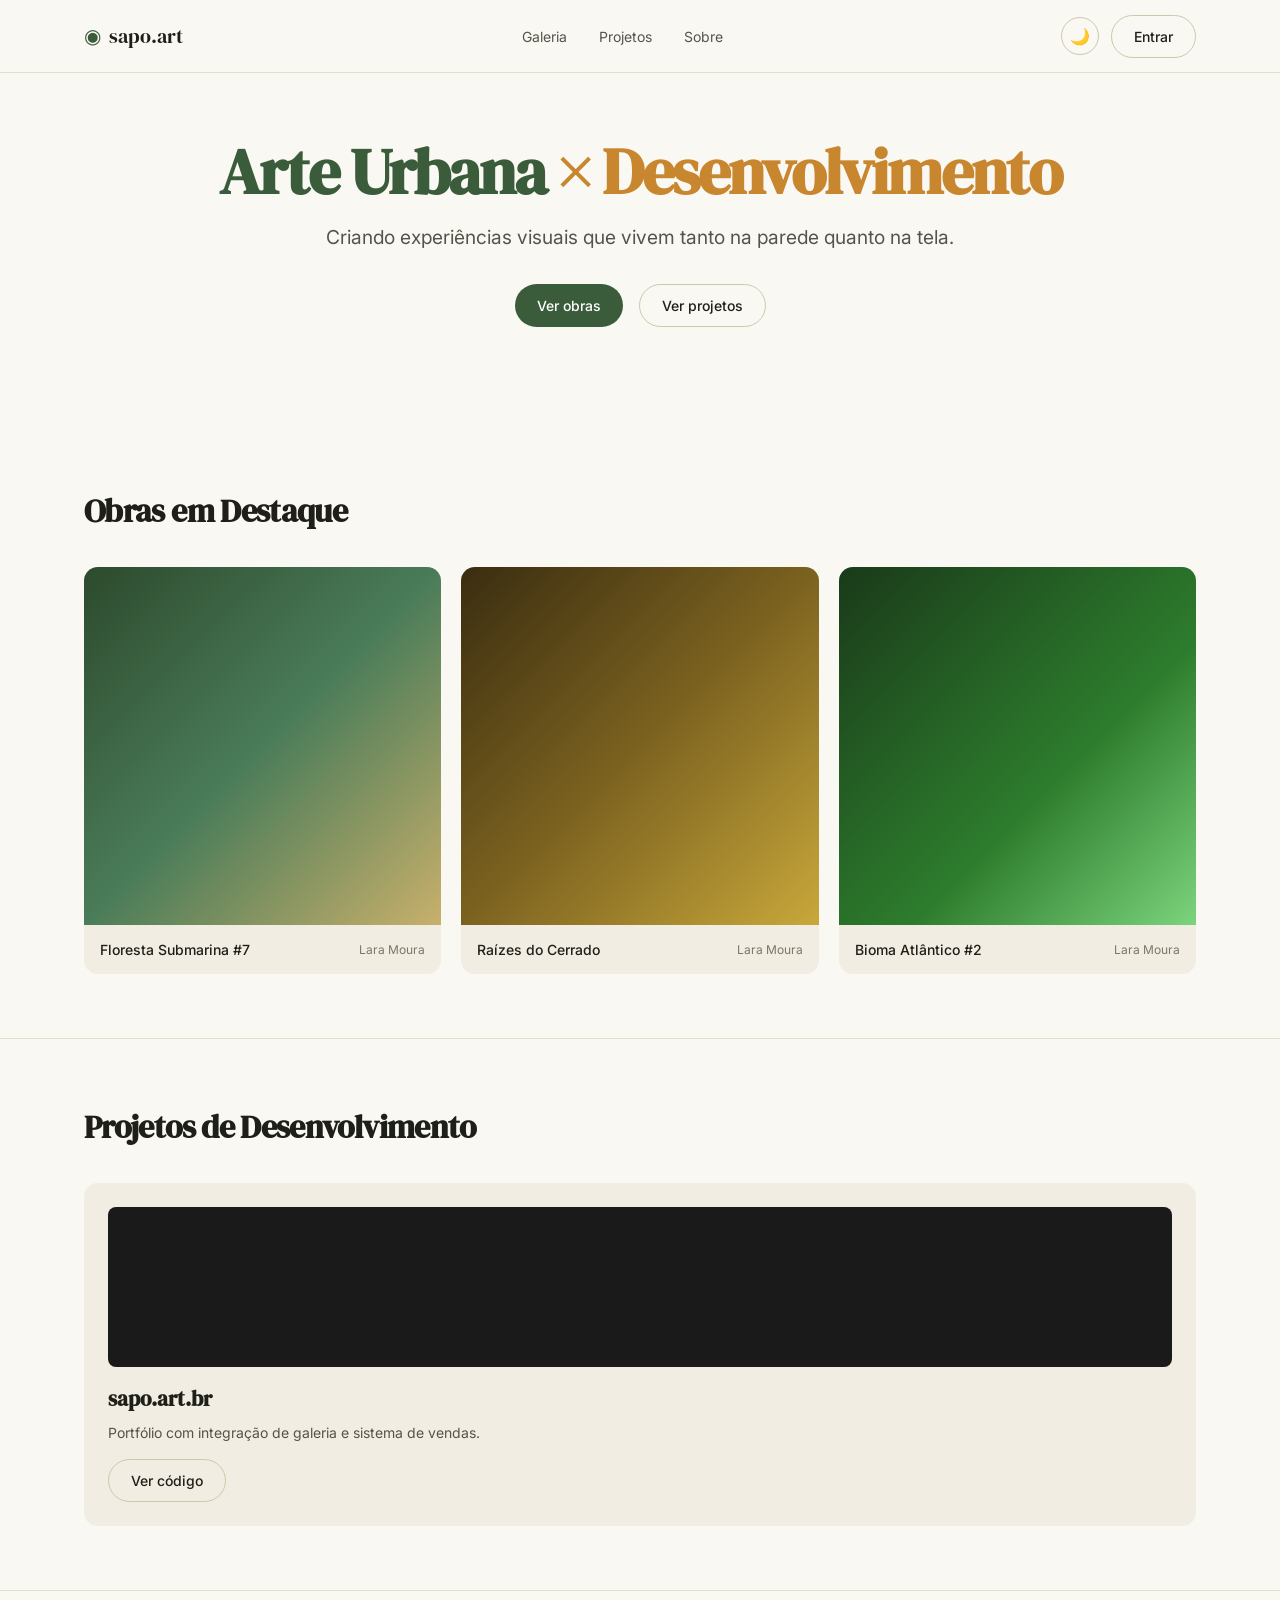
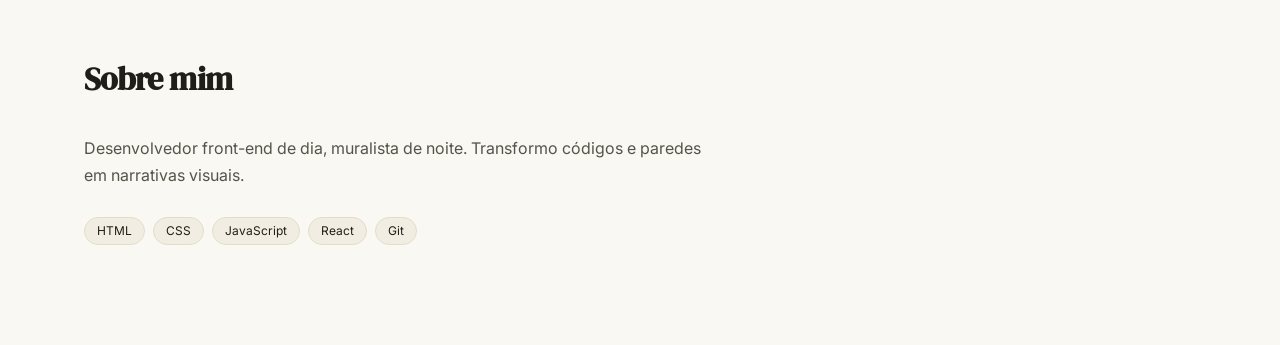
<file: index.html>
<!DOCTYPE html>
<html lang="pt-BR">
<head>
  <meta charset="UTF-8">
  <meta name="viewport" content="width=device-width, initial-scale=1.0">
  <title>sapo.art — Desenvolvimento & Arte Urbana</title>
  <link rel="stylesheet" href="style.css">
  <link rel="preconnect" href="https://fonts.googleapis.com">
  <link rel="preconnect" href="https://fonts.gstatic.com" crossorigin>
  <link href="https://fonts.googleapis.com/css2?family=DM+Serif+Display:ital@0;1&family=Inter:wght@300;400;500&display=swap" rel="stylesheet">
</head>
<body>
  <!-- HEADER -->
  <header class="site-header">
  <div class="container header-inner">
    <a href="index.html" class="logo">
      <span class="logo-mark">◉</span>
      <span class="logo-text">sapo.art</span>
    </a>
    <nav class="main-nav">
      <a href="index.html#galeria">Galeria</a>
      <a href="index.html#projetos">Projetos</a>
      <a href="index.html#sobre">Sobre</a>
    </nav>
    <div class="header-actions">
      <button id="theme-toggle" class="btn-outline">🌙</button>
      <a href="#" class="btn-outline">Entrar</a>
    </div>
  </div>
</header>

  <!-- HERO -->
  <section class="hero">
    <div class="container">
      <h1 class="hero-title">
        <span class="hero-art">Arte Urbana</span>
        <span class="hero-dev">× Desenvolvimento</span>
      </h1>
      <p class="hero-sub">Criando experiências visuais que vivem tanto na parede quanto na tela.</p>
      <div class="hero-actions">
        <a href="#galeria" class="btn-primary">Ver obras</a>
        <a href="#projetos" class="btn-outline">Ver projetos</a>
      </div>
    </div>
  </section>

  <!-- GALERIA (PORTFÓLIO ARTÍSTICO) -->
  <section id="galeria" class="galeria">
    <div class="container">
      <h2 class="section-title">Obras em Destaque</h2>
      <div class="rel-grid">
        <article class="obra-card" onclick="window.location.href='obra.html'">
          <div class="obra-thumb">
            <div class="obra-thumb-placeholder" style="background: linear-gradient(135deg, #2d4a2d 0%, #4a7c59 50%, #c8b06b 100%);"></div>
          </div>
          <div class="obra-card-info">
            <p class="obra-card-titulo">Floresta Submarina #7</p>
            <p class="obra-card-artista">Lara Moura</p>
          </div>
        </article>
        <article class="obra-card" onclick="window.location.href='obra.html'">
          <div class="obra-thumb">
            <div class="obra-thumb-placeholder" style="background: linear-gradient(135deg, #3a2d10 0%, #7c6220 50%, #c8a83a 100%);"></div>
          </div>
          <div class="obra-card-info">
            <p class="obra-card-titulo">Raízes do Cerrado</p>
            <p class="obra-card-artista">Lara Moura</p>
          </div>
        </article>
        <article class="obra-card" onclick="window.location.href='obra.html'">
          <div class="obra-thumb">
            <div class="obra-thumb-placeholder" style="background: linear-gradient(135deg, #1a3a1a 0%, #2d7c2d 60%, #7cd47c 100%);"></div>
          </div>
          <div class="obra-card-info">
            <p class="obra-card-titulo">Bioma Atlântico #2</p>
            <p class="obra-card-artista">Lara Moura</p>
          </div>
        </article>
      </div>
    </div>
  </section>

  <!-- PROJETOS DEV -->
  <section id="projetos" class="projetos">
    <div class="container">
      <h2 class="section-title">Projetos de Desenvolvimento</h2>
      <div class="projetos-grid">
        <div class="projeto-card">
          <div class="projeto-thumb" style="background:#1a1a1a; height:160px; border-radius:8px;"></div>
          <h3>sapo.art.br</h3>
          <p>Portfólio com integração de galeria e sistema de vendas.</p>
          <a href="https://github.com/danielrnt/sapo.art.br" target="_blank" class="btn-outline">Ver código</a>
        </div>
      </div>
    </div>
  </section>

  <!-- SOBRE -->
  <section id="sobre" class="sobre">
    <div class="container">
      <h2 class="section-title">Sobre mim</h2>
      <div class="sobre-content">
        <p>Desenvolvedor front-end de dia, muralista de noite. Transformo códigos e paredes em narrativas visuais.</p>
        <div class="skills">
          <span class="skill-tag">HTML</span>
          <span class="skill-tag">CSS</span>
          <span class="skill-tag">JavaScript</span>
          <span class="skill-tag">React</span>
          <span class="skill-tag">Git</span>
        </div>
      </div>
    </div>
  </section>

  <script src="script.js"></script>
</body>
</html>
</file>
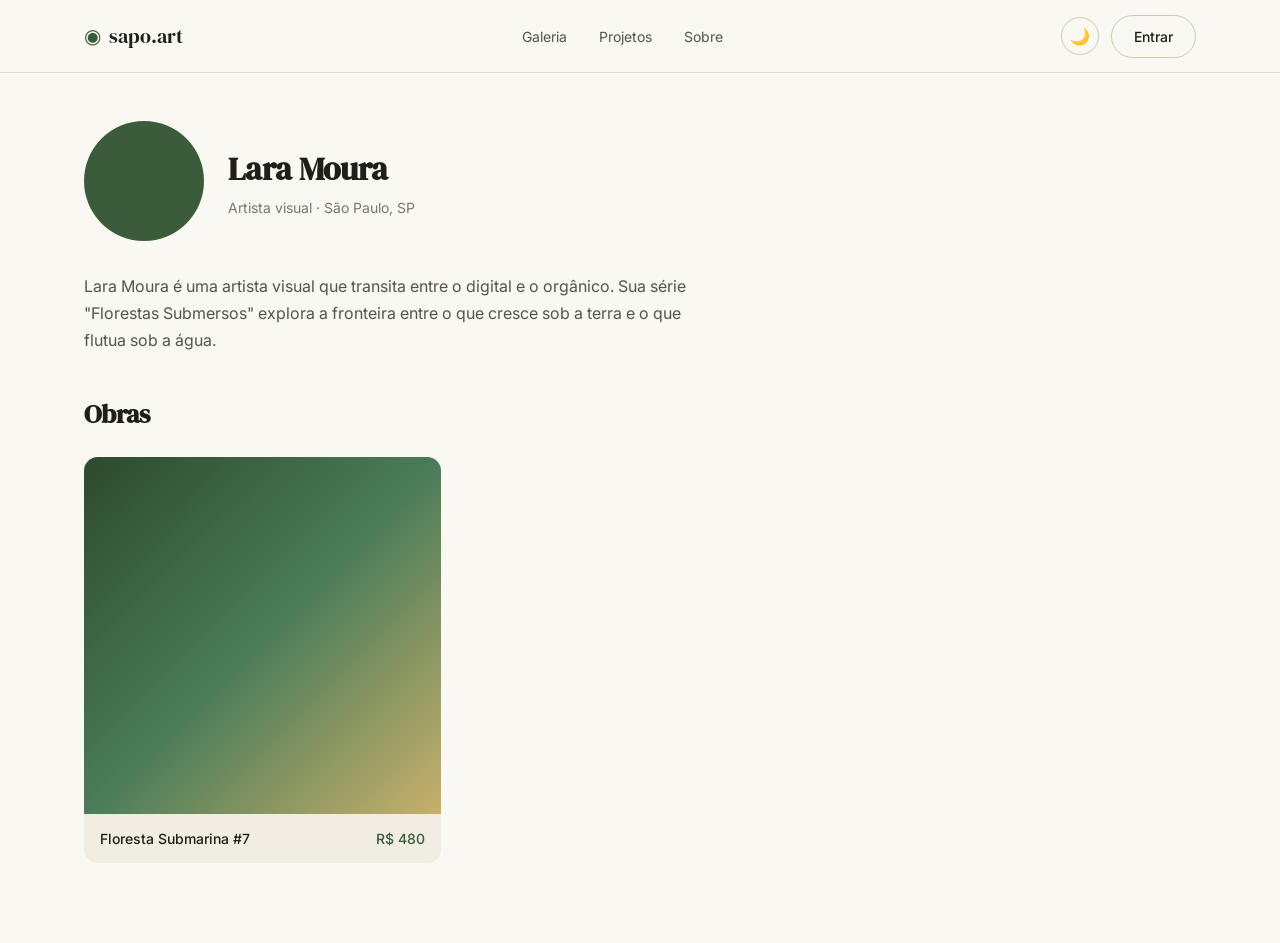
<file: artista.html>
<!DOCTYPE html>
<html lang="pt-BR">
<head>
  <meta charset="UTF-8">
  <meta name="viewport" content="width=device-width, initial-scale=1.0">
  <title>Lara Moura — sapo.art</title>
  <link rel="stylesheet" href="style.css">
  <link rel="preconnect" href="https://fonts.googleapis.com">
  <link rel="preconnect" href="https://fonts.gstatic.com" crossorigin>
  <link href="https://fonts.googleapis.com/css2?family=DM+Serif+Display:ital@0;1&family=Inter:wght@300;400;500&display=swap" rel="stylesheet">
</head>
<body>
  <!-- HEADER (mesmo do index) -->
 <header class="site-header">
  <div class="container header-inner">
    <a href="index.html" class="logo">
      <span class="logo-mark">◉</span>
      <span class="logo-text">sapo.art</span>
    </a>
    <nav class="main-nav">
      <a href="index.html#galeria">Galeria</a>
      <a href="index.html#projetos">Projetos</a>
      <a href="index.html#sobre">Sobre</a>
    </nav>
    <div class="header-actions">
      <button id="theme-toggle" class="btn-outline">🌙</button>
      <a href="#" class="btn-outline">Entrar</a>
    </div>
  </div>
</header>

  <main>
    <section class="artista-perfil">
      <div class="container">
        <div class="artista-header">
          <div class="artista-avatar" style="background:#3b5c3b; width:120px; height:120px; border-radius:50%;"></div>
          <div>
            <h1>Lara Moura</h1>
            <p>Artista visual · São Paulo, SP</p>
          </div>
        </div>
        <div class="artista-bio">
          <p>Lara Moura é uma artista visual que transita entre o digital e o orgânico. Sua série "Florestas Submersos" explora a fronteira entre o que cresce sob a terra e o que flutua sob a água.</p>
        </div>
        <div class="artista-obras">
          <h2>Obras</h2>
          <div class="rel-grid">
            <!-- Cards das obras -->
            <article class="obra-card">
              <div class="obra-thumb">
                <div class="obra-thumb-placeholder" style="background: linear-gradient(135deg, #2d4a2d 0%, #4a7c59 50%, #c8b06b 100%);"></div>
              </div>
              <div class="obra-card-info">
                <p class="obra-card-titulo">Floresta Submarina #7</p>
                <p class="obra-card-preco">R$ 480</p>
              </div>
            </article>
          </div>
        </div>
      </div>
    </section>
  </main>

  <script src="script.js"></script>
</body>
</html>
</file>
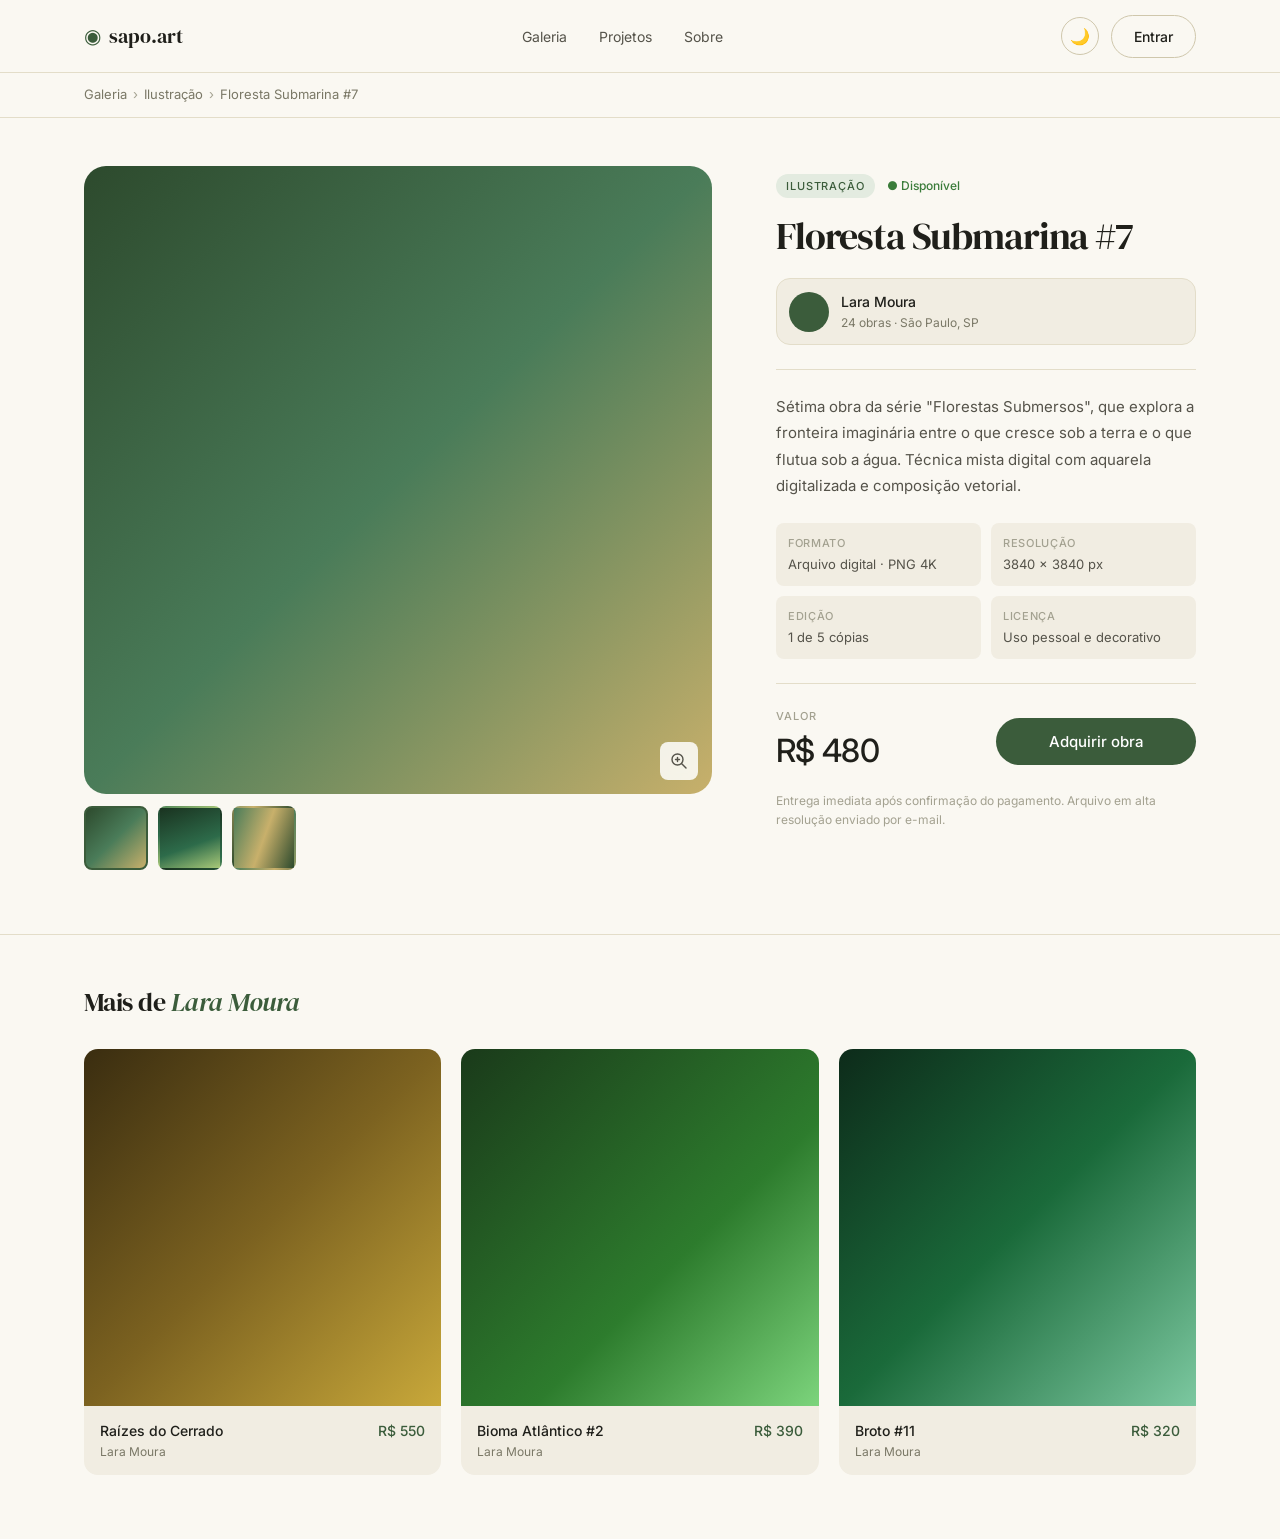
<file: obra.html>
<!DOCTYPE html>
<html lang="pt-BR">
<head>
  <meta charset="UTF-8">
  <meta name="viewport" content="width=device-width, initial-scale=1.0">
  <title>Floresta Submarina #7 — sapo.art</title>
  <link rel="stylesheet" href="style.css">
  <link rel="stylesheet" href="obra.css">
  <link rel="preconnect" href="https://fonts.googleapis.com">
  <link rel="preconnect" href="https://fonts.gstatic.com" crossorigin>
  <link href="https://fonts.googleapis.com/css2?family=DM+Serif+Display:ital@0;1&family=Inter:wght@300;400;500&display=swap" rel="stylesheet">
</head>
<body>

  <!-- HEADER -->
 <header class="site-header">
  <div class="container header-inner">
    <a href="index.html" class="logo">
      <span class="logo-mark">◉</span>
      <span class="logo-text">sapo.art</span>
    </a>
    <nav class="main-nav">
      <a href="index.html#galeria">Galeria</a>
      <a href="index.html#projetos">Projetos</a>
      <a href="index.html#sobre">Sobre</a>
    </nav>
    <div class="header-actions">
      <button id="theme-toggle" class="btn-outline">🌙</button>
      <a href="#" class="btn-outline">Entrar</a>
    </div>
  </div>
</header>

  <!-- BREADCRUMB -->
  <div class="breadcrumb-bar">
    <div class="container">
      <nav class="breadcrumb">
        <a href="index.html">Galeria</a>
        <span class="bc-sep">›</span>
        <a href="index.html#categorias">Ilustração</a>
        <span class="bc-sep">›</span>
        <span>Floresta Submarina #7</span>
      </nav>
    </div>
  </div>

  <!-- OBRA DETAIL -->
  <main class="obra-detail">
    <div class="container obra-layout">

      <!-- IMAGEM -->
      <div class="obra-visual">
        <div class="obra-main-img" id="obra-main-img"
          style="background: linear-gradient(135deg, #2d4a2d 0%, #4a7c59 50%, #c8b06b 100%);">
          <button class="zoom-btn" id="zoom-btn" aria-label="Ampliar imagem">
            <svg width="18" height="18" viewBox="0 0 18 18" fill="none">
              <circle cx="7.5" cy="7.5" r="5.5" stroke="currentColor" stroke-width="1.4"/>
              <line x1="12" y1="12" x2="16" y2="16" stroke="currentColor" stroke-width="1.4" stroke-linecap="round"/>
              <line x1="5.5" y1="7.5" x2="9.5" y2="7.5" stroke="currentColor" stroke-width="1.4" stroke-linecap="round"/>
              <line x1="7.5" y1="5.5" x2="7.5" y2="9.5" stroke="currentColor" stroke-width="1.4" stroke-linecap="round"/>
            </svg>
          </button>
        </div>
        <div class="obra-thumbs">
          <button class="thumb active" data-gradient="linear-gradient(135deg, #2d4a2d 0%, #4a7c59 50%, #c8b06b 100%)" aria-label="Vista 1"></button>
          <button class="thumb" data-gradient="linear-gradient(160deg, #1a3320 0%, #2d6b4a 60%, #a8c878 100%)" aria-label="Vista 2"></button>
          <button class="thumb" data-gradient="linear-gradient(110deg, #4a7c59 0%, #c8b06b 50%, #2d4a2d 100%)" aria-label="Vista 3"></button>
        </div>
      </div>

      <!-- INFO -->
      <div class="obra-info">
        <div class="obra-meta-top">
          <span class="obra-cat-badge">Ilustração</span>
          <span class="obra-disponivel">● Disponível</span>
        </div>

        <h1 class="obra-nome">Floresta Submarina #7</h1>

        <a href="artista.html" class="obra-artista-link">
          <div class="artista-mini-avatar" style="background:#3b5c3b;"></div>
          <div>
            <p class="artista-mini-nome">Lara Moura</p>
            <p class="artista-mini-sub">24 obras · São Paulo, SP</p>
          </div>
        </a>

        <div class="obra-divider"></div>

        <p class="obra-descricao">
          Sétima obra da série "Florestas Submersos", que explora a fronteira imaginária entre o que cresce sob a terra e o que flutua sob a água. Técnica mista digital com aquarela digitalizada e composição vetorial.
        </p>

        <div class="obra-specs">
          <div class="spec-item">
            <span class="spec-label">Formato</span>
            <span class="spec-val">Arquivo digital · PNG 4K</span>
          </div>
          <div class="spec-item">
            <span class="spec-label">Resolução</span>
            <span class="spec-val">3840 × 3840 px</span>
          </div>
          <div class="spec-item">
            <span class="spec-label">Edição</span>
            <span class="spec-val">1 de 5 cópias</span>
          </div>
          <div class="spec-item">
            <span class="spec-label">Licença</span>
            <span class="spec-val">Uso pessoal e decorativo</span>
          </div>
        </div>

        <div class="obra-divider"></div>

        <div class="obra-compra">
          <div class="preco-bloco">
            <span class="preco-label">Valor</span>
            <span class="preco-valor">R$ 480</span>
          </div>
          <button class="btn-comprar-full" id="btn-abrir-modal">Adquirir obra</button>
        </div>

        <p class="obra-info-extra">
          Entrega imediata após confirmação do pagamento. Arquivo em alta resolução enviado por e-mail.
        </p>
      </div>
    </div>
  </main>

  <!-- OBRAS RELACIONADAS -->
  <section class="relacionadas">
    <div class="container">
      <h2 class="rel-titulo">Mais de <em>Lara Moura</em></h2>
      <div class="rel-grid">
        <article class="obra-card">
          <div class="obra-thumb">
            <div class="obra-thumb-placeholder" style="background: linear-gradient(135deg, #3a2d10 0%, #7c6220 50%, #c8a83a 100%);"></div>
          </div>
          <div class="obra-card-info">
            <div>
              <p class="obra-card-titulo">Raízes do Cerrado</p>
              <p class="obra-card-artista">Lara Moura</p>
            </div>
            <p class="obra-card-preco">R$ 550</p>
          </div>
        </article>
        <article class="obra-card">
          <div class="obra-thumb">
            <div class="obra-thumb-placeholder" style="background: linear-gradient(135deg, #1a3a1a 0%, #2d7c2d 60%, #7cd47c 100%);"></div>
          </div>
          <div class="obra-card-info">
            <div>
              <p class="obra-card-titulo">Bioma Atlântico #2</p>
              <p class="obra-card-artista">Lara Moura</p>
            </div>
            <p class="obra-card-preco">R$ 390</p>
          </div>
        </article>
        <article class="obra-card">
          <div class="obra-thumb">
            <div class="obra-thumb-placeholder" style="background: linear-gradient(135deg, #0d2b1a 0%, #1a6a3a 50%, #7cc8a0 100%);"></div>
          </div>
          <div class="obra-card-info">
            <div>
              <p class="obra-card-titulo">Broto #11</p>
              <p class="obra-card-artista">Lara Moura</p>
            </div>
            <p class="obra-card-preco">R$ 320</p>
          </div>
        </article>
      </div>
    </div>
  </section>

  <!-- MODAL DE COMPRA -->
  <div class="modal-overlay" id="modal-overlay" role="dialog" aria-modal="true" aria-labelledby="modal-titulo">
    <div class="modal-box">
      <button class="modal-fechar" id="modal-fechar" aria-label="Fechar">✕</button>

      <div class="modal-obra-resumo">
        <div class="modal-thumb" style="background: linear-gradient(135deg, #2d4a2d 0%, #4a7c59 50%, #c8b06b 100%);"></div>
        <div>
          <p class="modal-obra-titulo">Floresta Submarina #7</p>
          <p class="modal-obra-artista">Lara Moura</p>
          <p class="modal-obra-preco">R$ 480</p>
        </div>
      </div>

      <div class="modal-divider"></div>

      <h2 id="modal-titulo" class="modal-heading">Seus dados</h2>

      <div class="modal-form">
        <div class="form-group">
          <label for="nome">Nome completo</label>
          <input type="text" id="nome" placeholder="Seu nome">
        </div>
        <div class="form-group">
          <label for="email">E-mail</label>
          <input type="email" id="email" placeholder="seu@email.com">
        </div>
        <div class="form-group">
          <label for="telefone">WhatsApp (opcional)</label>
          <input type="tel" id="telefone" placeholder="(11) 99999-9999">
        </div>
      </div>

      <div class="modal-divider"></div>

      <div class="modal-total">
        <span>Total</span>
        <span class="modal-total-val">R$ 480</span>
      </div>

      <button class="btn-confirmar" id="btn-confirmar">Confirmar interesse</button>
      <p class="modal-nota">A artista entrará em contato para finalizar o pagamento.</p>
    </div>
  </div>

  <!-- LIGHTBOX -->
  <div class="lightbox" id="lightbox">
    <button class="lightbox-fechar" id="lightbox-fechar" aria-label="Fechar">✕</button>
    <div class="lightbox-img" id="lightbox-img"
      style="background: linear-gradient(135deg, #2d4a2d 0%, #4a7c59 50%, #c8b06b 100%);"></div>
  </div>

  <!-- SUCESSO -->
  <div class="toast" id="toast">Interesse registrado! Lara Moura entrará em contato em breve.</div>

  <script src="script.js"></script>
  <script src="obra.js"></script>
</body>
</html>
</file>
<file: style.css>
/* =============================================
   SAPO.ART.BR — style.css
   Estilos globais: variáveis, tipografia, header, botões
   ============================================= */

*, *::before, *::after { box-sizing: border-box; margin: 0; padding: 0; }
html { scroll-behavior: smooth; }

:root {
  --musgo: #3b5c3b;
  --musgo-light: #e3ebe0;
  --musgo-mid: #6a8c6a;
  --musgo-deep: #2c4a2c;

  --ambar: #c8862f;

  --ink: #1f1f1a;
  --ink-mid: #55534a;
  --ink-muted: #7a7866;
  --ink-faint: #a3a190;

  --paper: #faf8f2;
  --paper-dark: #f1ede2;
  --white: #ffffff;

  --border: #e3ddc9;
  --border-strong: #cfc7ac;

  --radius-sm: 8px;
  --radius-md: 14px;
  --radius-lg: 22px;
  --radius-full: 999px;

  --font-display: 'DM Serif Display', serif;
  --font-body: 'Inter', sans-serif;

  --transition: 0.2s ease;
}

[data-theme="dark"] {
  --paper: #15160f;
  --paper-dark: #1d1e15;
  --white: #20211a;
  --ink: #f1efe6;
  --ink-mid: #c7c4b3;
  --ink-muted: #98967f;
  --ink-faint: #6c6a58;
  --border: #34352a;
  --border-strong: #45463a;
}

body {
  font-family: var(--font-body);
  background: var(--paper);
  color: var(--ink);
  line-height: 1.5;
  transition: background var(--transition), color var(--transition);
}

a { text-decoration: none; color: inherit; }
img { display: block; max-width: 100%; }
button { font-family: inherit; border: none; background: none; cursor: pointer; }

.container { max-width: 1160px; margin: 0 auto; padding: 0 24px; }

/* HEADER */
.site-header {
  position: sticky;
  top: 0;
  z-index: 100;
  background: var(--paper);
  border-bottom: 1px solid var(--border);
}
.header-inner {
  display: flex;
  align-items: center;
  justify-content: space-between;
  height: 72px;
}
.logo { display: flex; align-items: center; gap: 8px; }
.logo-mark { color: var(--musgo); font-size: 20px; }
.logo-text { font-family: var(--font-display); font-size: 20px; color: var(--ink); }
.main-nav { display: flex; gap: 2rem; }
.main-nav a { font-size: 14px; color: var(--ink-mid); transition: color var(--transition); }
.main-nav a:hover { color: var(--musgo); }
.header-actions { display: flex; align-items: center; gap: 12px; }

/* BOTÕES */
.btn-outline, .btn-primary {
  display: inline-flex;
  align-items: center;
  justify-content: center;
  padding: 10px 22px;
  border-radius: var(--radius-full);
  font-size: 14px;
  font-weight: 500;
  transition: background var(--transition), color var(--transition), border-color var(--transition);
}
.btn-outline { border: 1px solid var(--border-strong); color: var(--ink); background: transparent; }
.btn-outline:hover { background: var(--paper-dark); }
.btn-primary { background: var(--musgo); color: var(--white); border: none; }
.btn-primary:hover { background: var(--musgo-deep); }

#theme-toggle { width: 38px; height: 38px; padding: 0; border-radius: 50%; font-size: 16px; }

/* HERO */
.hero { padding: 4rem 0 6rem; text-align: center; }
.hero-title {
  font-family: var(--font-display);
  font-size: clamp(2.5rem, 6vw, 4rem);
  letter-spacing: -0.03em;
  line-height: 1.1;
}
.hero-art { color: var(--musgo); }
.hero-dev { color: var(--ambar); }
.hero-sub { font-size: 1.2rem; color: var(--ink-mid); margin: 1rem 0 2rem; }
.hero-actions { display: flex; gap: 1rem; justify-content: center; flex-wrap: wrap; }

/* TÍTULOS DE SEÇÃO */
.section-title {
  font-family: var(--font-display);
  font-size: 2rem;
  margin-bottom: 2rem;
  letter-spacing: -0.02em;
}

/* GRID DE OBRAS (galeria, relacionados, perfil de artista) */
.rel-grid { display: grid; grid-template-columns: repeat(3, 1fr); gap: 1.25rem; }
.obra-card {
  cursor: pointer;
  border-radius: var(--radius-md);
  overflow: hidden;
  background: var(--paper-dark);
  transition: transform var(--transition);
}
.obra-card:hover { transform: translateY(-3px); }
.obra-thumb { aspect-ratio: 1; overflow: hidden; }
.obra-thumb-placeholder { width: 100%; height: 100%; }
.obra-card-info {
  padding: 14px 16px;
  display: flex;
  justify-content: space-between;
  align-items: flex-start;
  gap: 8px;
}
.obra-card-titulo { font-size: 14px; font-weight: 500; color: var(--ink); }
.obra-card-artista { font-size: 12px; color: var(--ink-muted); margin-top: 2px; }
.obra-card-preco { font-size: 14px; font-weight: 500; color: var(--musgo); white-space: nowrap; }

.galeria { padding: 4rem 0; }

/* PROJETOS DEV */
.projetos { padding: 4rem 0; border-top: 1px solid var(--border); }
.projetos-grid, .galeria-grid {
  display: grid;
  grid-template-columns: repeat(auto-fit, minmax(280px, 1fr));
  gap: 1.5rem;
}
.projeto-card { padding: 1.5rem; background: var(--paper-dark); border-radius: var(--radius-md); }
.projeto-card h3 { font-family: var(--font-display); font-size: 1.3rem; margin: 1rem 0 0.5rem; }
.projeto-card p { font-size: 14px; color: var(--ink-mid); margin-bottom: 1rem; }

/* SOBRE */
.sobre { padding: 4rem 0 6rem; border-top: 1px solid var(--border); }
.sobre-content p { font-size: 16px; color: var(--ink-mid); line-height: 1.7; max-width: 640px; }
.skills { margin-top: 1.5rem; }
.skill-tag {
  display: inline-block;
  padding: 4px 12px;
  background: var(--paper-dark);
  border: 1px solid var(--border);
  border-radius: var(--radius-full);
  font-size: 12px;
  margin: 4px 4px 4px 0;
}

/* PERFIL DO ARTISTA */
.artista-perfil { padding: 3rem 0 5rem; }
.artista-header { display: flex; align-items: center; gap: 1.5rem; margin-bottom: 2rem; }
.artista-header h1 { font-family: var(--font-display); font-size: 2rem; }
.artista-header p { font-size: 14px; color: var(--ink-muted); margin-top: 4px; }
.artista-bio { max-width: 640px; color: var(--ink-mid); line-height: 1.7; margin-bottom: 2.5rem; }
.artista-obras h2 { font-family: var(--font-display); font-size: 1.6rem; margin-bottom: 1.5rem; }

/* RESPONSIVO */
@media (max-width: 900px) {
  .main-nav { display: none; }
  .rel-grid { grid-template-columns: repeat(2, 1fr); }
}
@media (max-width: 600px) {
  .rel-grid { grid-template-columns: 1fr; }
  .header-inner { height: 64px; }
}
</file>
<file: obra.css>
/* =============================================
   SAPO.ART.BR — obra.css
   Específico da página de detalhe da obra
   ============================================= */

.breadcrumb-bar { border-bottom: 1px solid var(--border); padding: 12px 0; }
.breadcrumb { display: flex; align-items: center; gap: 6px; font-size: 13px; color: var(--ink-muted); }
.breadcrumb a { color: var(--ink-muted); transition: color var(--transition); }
.breadcrumb a:hover { color: var(--musgo); }
.bc-sep { color: var(--ink-faint); }

.obra-detail { padding: 3rem 0 4rem; }
.obra-layout { display: grid; grid-template-columns: 1fr 420px; gap: 4rem; align-items: start; }

.obra-visual { position: sticky; top: 84px; }
.obra-main-img {
  border-radius: var(--radius-lg);
  aspect-ratio: 1;
  position: relative;
  overflow: hidden;
  cursor: zoom-in;
}
.zoom-btn {
  position: absolute;
  bottom: 14px;
  right: 14px;
  width: 38px;
  height: 38px;
  background: rgba(255,255,255,0.85);
  border-radius: var(--radius-sm);
  display: flex;
  align-items: center;
  justify-content: center;
  color: var(--ink-mid);
  backdrop-filter: blur(4px);
  transition: background var(--transition);
}
.zoom-btn:hover { background: var(--white); }
.obra-thumbs { display: flex; gap: 10px; margin-top: 12px; }
.thumb {
  width: 64px;
  height: 64px;
  border-radius: var(--radius-sm);
  border: 2px solid transparent;
  cursor: pointer;
  transition: border-color var(--transition);
  flex-shrink: 0;
}
.thumb.active { border-color: var(--musgo); }
.thumb:hover { border-color: var(--musgo-mid); }

.obra-info { padding-top: 0.5rem; }
.obra-meta-top { display: flex; align-items: center; gap: 12px; margin-bottom: 1rem; }
.obra-cat-badge {
  font-size: 11px;
  font-weight: 500;
  letter-spacing: 0.08em;
  text-transform: uppercase;
  background: var(--musgo-light);
  color: var(--musgo);
  padding: 4px 10px;
  border-radius: var(--radius-full);
}
.obra-disponivel { font-size: 12px; color: #3a7c3a; font-weight: 500; }
.obra-nome {
  font-family: var(--font-display);
  font-size: clamp(1.8rem, 3vw, 2.4rem);
  font-weight: 400;
  letter-spacing: -0.03em;
  color: var(--ink);
  margin-bottom: 1.25rem;
  line-height: 1.15;
}
.obra-artista-link {
  display: flex;
  align-items: center;
  gap: 12px;
  padding: 12px;
  border: 1px solid var(--border);
  border-radius: var(--radius-md);
  background: var(--paper-dark);
  transition: border-color var(--transition), background var(--transition);
}
.obra-artista-link:hover { border-color: var(--border-strong); background: var(--white); }
.artista-mini-avatar { width: 40px; height: 40px; border-radius: 50%; flex-shrink: 0; }
.artista-mini-nome { font-size: 14px; font-weight: 500; color: var(--ink); }
.artista-mini-sub { font-size: 12px; color: var(--ink-muted); margin-top: 2px; }
.obra-divider { height: 1px; background: var(--border); margin: 1.5rem 0; }
.obra-descricao { font-size: 15px; color: var(--ink-mid); line-height: 1.75; margin-bottom: 1.5rem; }
.obra-specs { display: grid; grid-template-columns: 1fr 1fr; gap: 10px; }
.spec-item { display: flex; flex-direction: column; gap: 3px; padding: 12px; background: var(--paper-dark); border-radius: var(--radius-sm); }
.spec-label { font-size: 11px; font-weight: 500; letter-spacing: 0.06em; text-transform: uppercase; color: var(--ink-faint); }
.spec-val { font-size: 13px; color: var(--ink-mid); font-weight: 400; }
.obra-compra { display: flex; align-items: center; justify-content: space-between; gap: 1rem; }
.preco-bloco { display: flex; flex-direction: column; gap: 2px; }
.preco-label { font-size: 11px; text-transform: uppercase; letter-spacing: 0.08em; color: var(--ink-faint); font-weight: 500; }
.preco-valor { font-size: 2rem; font-weight: 500; color: var(--ink); letter-spacing: -0.02em; }
.btn-comprar-full {
  flex: 1;
  max-width: 200px;
  padding: 14px 24px;
  background: var(--musgo);
  color: var(--white);
  font-size: 15px;
  font-weight: 500;
  border-radius: var(--radius-full);
  border: none;
  cursor: pointer;
  transition: background var(--transition), transform var(--transition);
  font-family: var(--font-body);
}
.btn-comprar-full:hover { background: var(--musgo-deep); transform: translateY(-1px); }
.obra-info-extra { font-size: 12px; color: var(--ink-faint); margin-top: 1rem; line-height: 1.6; }

.relacionadas { padding: 3rem 0 4rem; border-top: 1px solid var(--border); }
.rel-titulo { font-family: var(--font-display); font-size: 1.6rem; font-weight: 400; letter-spacing: -0.02em; color: var(--ink); margin-bottom: 1.75rem; }
.rel-titulo em { font-style: italic; color: var(--musgo); }

/* MODAL */
.modal-overlay {
  position: fixed; inset: 0;
  background: rgba(24, 24, 15, 0.5);
  backdrop-filter: blur(4px);
  z-index: 200;
  display: flex; align-items: center; justify-content: center;
  padding: 1rem;
  opacity: 0; pointer-events: none;
  transition: opacity 0.25s ease;
}
.modal-overlay.aberto { opacity: 1; pointer-events: all; }
.modal-box {
  background: var(--white);
  border-radius: var(--radius-lg);
  padding: 2rem;
  width: 100%;
  max-width: 440px;
  position: relative;
  transform: translateY(16px);
  transition: transform 0.25s ease;
}
.modal-overlay.aberto .modal-box { transform: translateY(0); }
.modal-fechar {
  position: absolute; top: 16px; right: 16px;
  width: 32px; height: 32px;
  border-radius: var(--radius-sm);
  font-size: 14px;
  color: var(--ink-muted);
  display: flex; align-items: center; justify-content: center;
  transition: background var(--transition), color var(--transition);
}
.modal-fechar:hover { background: var(--paper-dark); color: var(--ink); }
.modal-obra-resumo { display: flex; align-items: center; gap: 14px; }
.modal-thumb { width: 60px; height: 60px; border-radius: var(--radius-sm); flex-shrink: 0; }
.modal-obra-titulo { font-size: 15px; font-weight: 500; color: var(--ink); }
.modal-obra-artista { font-size: 12px; color: var(--ink-muted); margin-top: 2px; }
.modal-obra-preco { font-size: 14px; font-weight: 500; color: var(--musgo); margin-top: 4px; }
.modal-divider { height: 1px; background: var(--border); margin: 1.25rem 0; }
.modal-heading { font-size: 15px; font-weight: 500; color: var(--ink); margin-bottom: 1rem; }
.modal-form { display: flex; flex-direction: column; gap: 12px; }
.form-group { display: flex; flex-direction: column; gap: 5px; }
.form-group label { font-size: 12px; font-weight: 500; color: var(--ink-mid); }
.form-group input {
  font-family: var(--font-body);
  font-size: 14px;
  padding: 9px 12px;
  border: 1px solid var(--border-strong);
  border-radius: var(--radius-sm);
  color: var(--ink);
  background: var(--paper);
  outline: none;
  transition: border-color var(--transition);
}
.form-group input:focus { border-color: var(--musgo-mid); }
.form-group input::placeholder { color: var(--ink-faint); }
.modal-total { display: flex; justify-content: space-between; align-items: center; font-size: 14px; color: var(--ink-mid); margin-bottom: 1rem; }
.modal-total-val { font-size: 18px; font-weight: 500; color: var(--ink); }
.btn-confirmar {
  width: 100%;
  padding: 13px;
  background: var(--ambar);
  color: var(--white);
  font-size: 15px;
  font-weight: 500;
  border-radius: var(--radius-full);
  border: none;
  cursor: pointer;
  font-family: var(--font-body);
  transition: background var(--transition);
}
.btn-confirmar:hover { background: #b0732e; }
.modal-nota { font-size: 11px; color: var(--ink-faint); text-align: center; margin-top: 10px; line-height: 1.5; }

/* LIGHTBOX */
.lightbox {
  position: fixed; inset: 0;
  background: rgba(10, 14, 10, 0.92);
  z-index: 300;
  display: flex; align-items: center; justify-content: center;
  padding: 2rem;
  opacity: 0; pointer-events: none;
  transition: opacity 0.2s ease;
}
.lightbox.aberto { opacity: 1; pointer-events: all; }
.lightbox-img { width: min(80vh, 80vw); height: min(80vh, 80vw); border-radius: var(--radius-md); }
.lightbox-fechar {
  position: fixed; top: 20px; right: 20px;
  width: 40px; height: 40px;
  border-radius: 50%;
  background: rgba(255,255,255,0.15);
  color: var(--white);
  font-size: 16px;
  display: flex; align-items: center; justify-content: center;
  transition: background var(--transition);
}
.lightbox-fechar:hover { background: rgba(255,255,255,0.25); }

/* TOAST */
.toast {
  position: fixed;
  bottom: 2rem;
  left: 50%;
  transform: translateX(-50%) translateY(20px);
  background: var(--musgo-deep);
  color: var(--white);
  font-size: 13px;
  font-weight: 400;
  padding: 12px 20px;
  border-radius: var(--radius-full);
  opacity: 0;
  pointer-events: none;
  transition: opacity 0.3s ease, transform 0.3s ease;
  white-space: nowrap;
  z-index: 400;
}
.toast.visivel { opacity: 1; transform: translateX(-50%) translateY(0); }

/* RESPONSIVO */
@media (max-width: 900px) {
  .obra-layout { grid-template-columns: 1fr; gap: 2rem; }
  .obra-visual { position: static; }
}
@media (max-width: 600px) {
  .obra-specs { grid-template-columns: 1fr; }
  .obra-compra { flex-direction: column; align-items: stretch; }
  .btn-comprar-full { max-width: 100%; }
}
</file>
